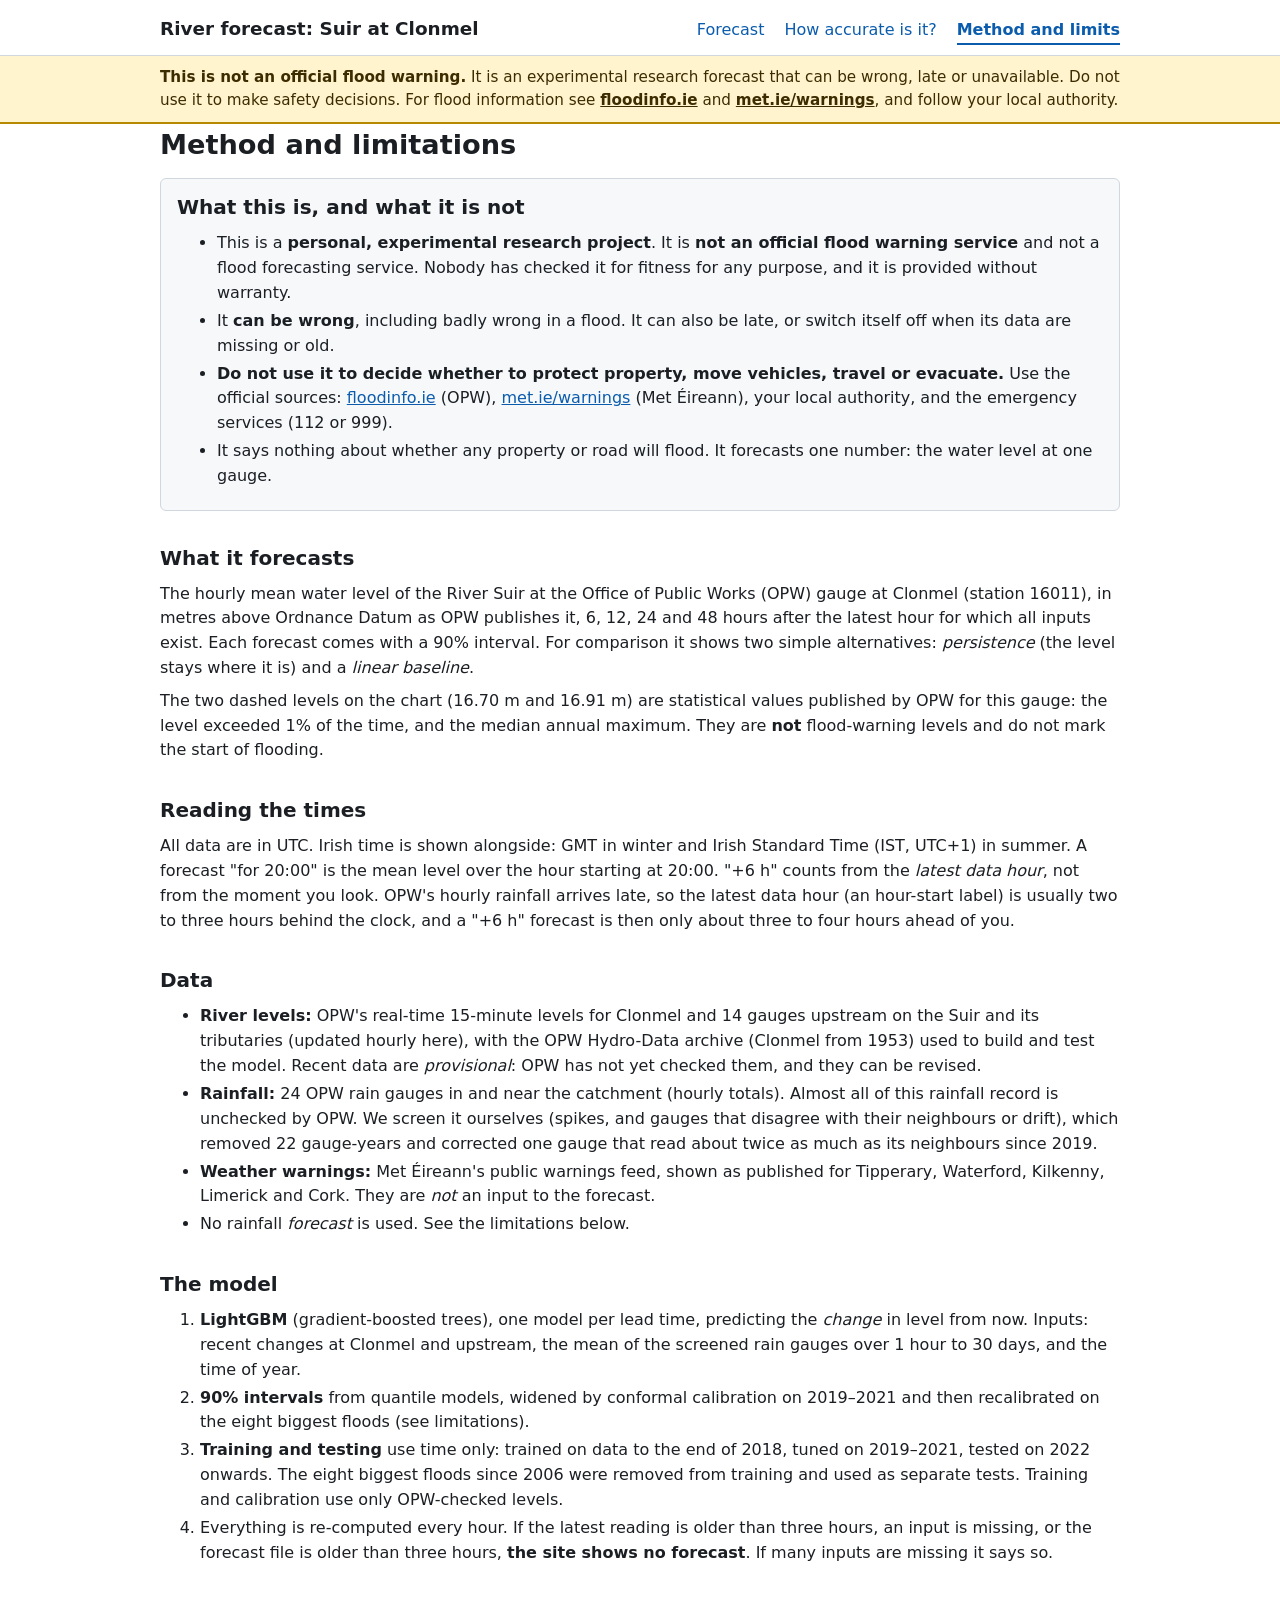
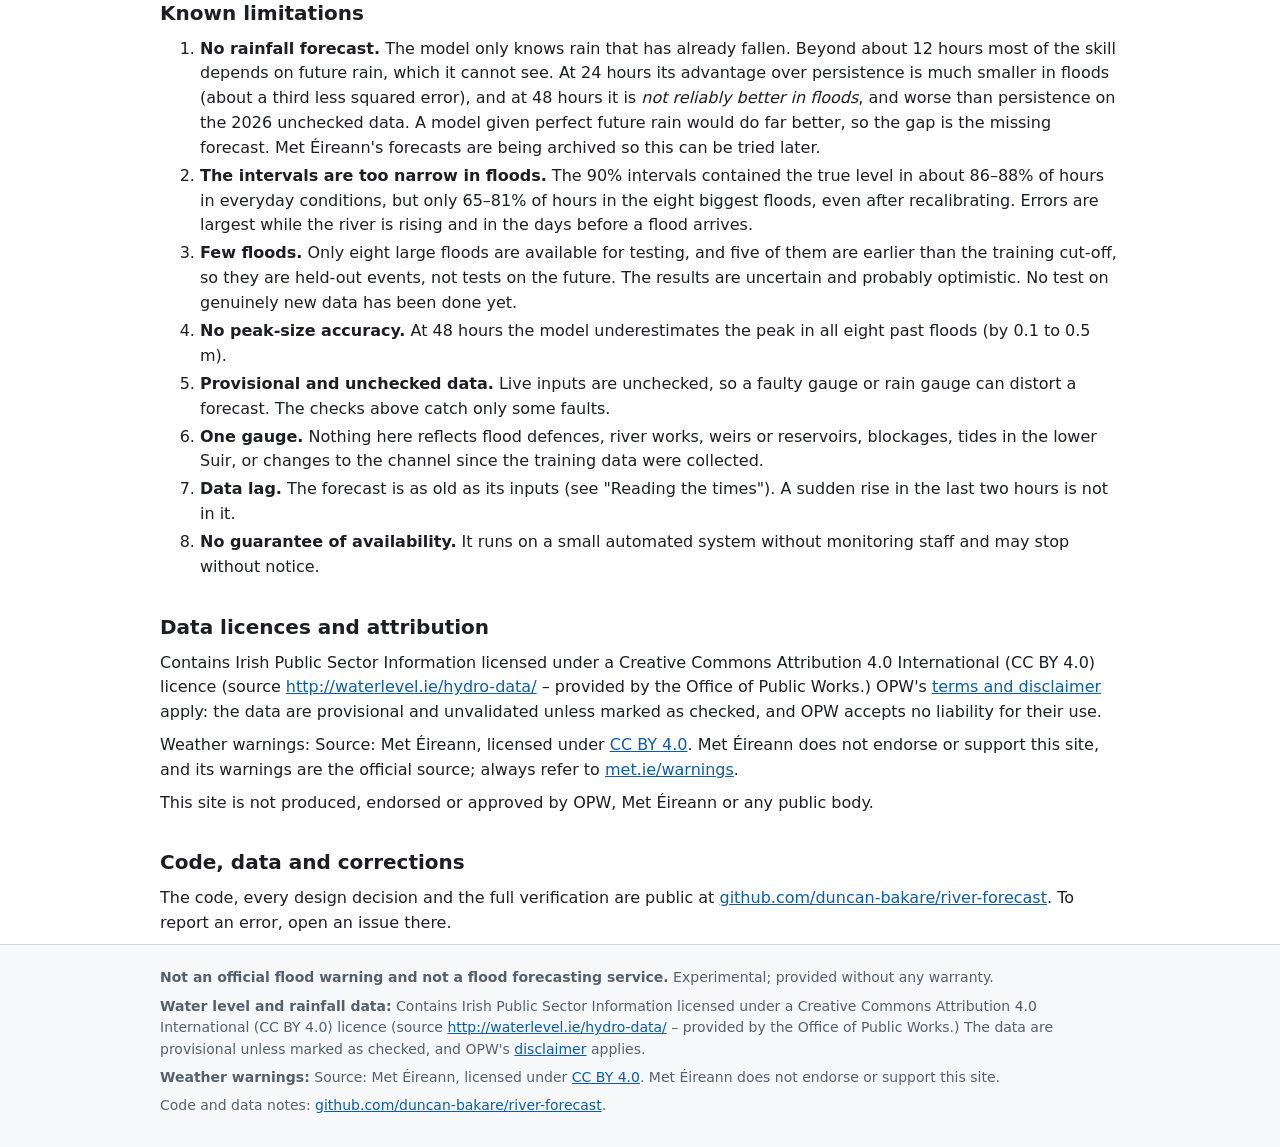
<file: site/method.html>
<!doctype html>
<html lang="en-IE">
<head>
<meta charset="utf-8">
<meta name="viewport" content="width=device-width, initial-scale=1">
<title>Method and limitations</title>
<meta name="description" content="How the experimental Clonmel river level forecast works, where its data come from, and what it cannot do. Not an official flood warning.">
<meta name="robots" content="noindex">
<link rel="icon" href="data:,">
<link rel="stylesheet" href="assets/style.css">
</head>
<body>
<a class="skip" href="#main">Skip to the content</a>
<header class="site">
  <div class="wrap">
    <p class="brand">River forecast: Suir at Clonmel</p>
    <nav aria-label="Main"><ul>
      <li><a href="index.html">Forecast</a></li>
      <li><a href="verification.html">How accurate is it?</a></li>
      <li><a href="method.html" aria-current="page">Method and limits</a></li>
    </ul></nav>
  </div>
</header>
<div class="banner" role="note">
  <div class="wrap"><strong>This is not an official flood warning.</strong> It is an experimental research forecast that can be wrong, late or unavailable. Do not use it to make safety decisions. For flood information see <a href="https://www.floodinfo.ie/">floodinfo.ie</a> and <a href="https://www.met.ie/warnings">met.ie/warnings</a>, and follow your local authority.</div>
</div>

<main id="main" class="wrap">
  <h1>Method and limitations</h1>

  <section class="panel" aria-labelledby="not-h">
    <h2 id="not-h" class="flush">What this is, and what it is not</h2>
    <ul>
      <li>This is a <strong>personal, experimental research project</strong>. It is <strong>not an official flood warning service</strong> and not a flood forecasting service. Nobody has checked it for fitness for any purpose, and it is provided without warranty.</li>
      <li>It <strong>can be wrong</strong>, including badly wrong in a flood. It can also be late, or switch itself off when its data are missing or old.</li>
      <li><strong>Do not use it to decide whether to protect property, move vehicles, travel or evacuate.</strong> Use the official sources: <a href="https://www.floodinfo.ie/">floodinfo.ie</a> (OPW), <a href="https://www.met.ie/warnings">met.ie/warnings</a> (Met Éireann), your local authority, and the emergency services (112 or 999).</li>
      <li>It says nothing about whether any property or road will flood. It forecasts one number: the water level at one gauge.</li>
    </ul>
  </section>

  <section aria-labelledby="what-h">
    <h2 id="what-h">What it forecasts</h2>
    <p>The hourly mean water level of the River Suir at the Office of Public Works (OPW) gauge at Clonmel (station 16011), in metres above Ordnance Datum as OPW publishes it, 6, 12, 24 and 48 hours after the latest hour for which all inputs exist. Each forecast comes with a 90% interval. For comparison it shows two simple alternatives: <em>persistence</em> (the level stays where it is) and a <em>linear baseline</em>.</p>
    <p>The two dashed levels on the chart (16.70 m and 16.91 m) are statistical values published by OPW for this gauge: the level exceeded 1% of the time, and the median annual maximum. They are <strong>not</strong> flood-warning levels and do not mark the start of flooding.</p>
  </section>

  <section aria-labelledby="time-h">
    <h2 id="time-h">Reading the times</h2>
    <p>All data are in UTC. Irish time is shown alongside: GMT in winter and Irish Standard Time (IST, UTC+1) in summer. A forecast "for 20:00" is the mean level over the hour starting at 20:00. "+6 h" counts from the <em>latest data hour</em>, not from the moment you look. OPW's hourly rainfall arrives late, so the latest data hour (an hour-start label) is usually two to three hours behind the clock, and a "+6 h" forecast is then only about three to four hours ahead of you.</p>
  </section>

  <section aria-labelledby="data-h">
    <h2 id="data-h">Data</h2>
    <ul>
      <li><strong>River levels:</strong> OPW's real-time 15-minute levels for Clonmel and 14 gauges upstream on the Suir and its tributaries (updated hourly here), with the OPW Hydro-Data archive (Clonmel from 1953) used to build and test the model. Recent data are <em>provisional</em>: OPW has not yet checked them, and they can be revised.</li>
      <li><strong>Rainfall:</strong> 24 OPW rain gauges in and near the catchment (hourly totals). Almost all of this rainfall record is unchecked by OPW. We screen it ourselves (spikes, and gauges that disagree with their neighbours or drift), which removed 22 gauge-years and corrected one gauge that read about twice as much as its neighbours since 2019.</li>
      <li><strong>Weather warnings:</strong> Met Éireann's public warnings feed, shown as published for Tipperary, Waterford, Kilkenny, Limerick and Cork. They are <em>not</em> an input to the forecast.</li>
      <li>No rainfall <em>forecast</em> is used. See the limitations below.</li>
    </ul>
  </section>

  <section aria-labelledby="model-h">
    <h2 id="model-h">The model</h2>
    <ol>
      <li><strong>LightGBM</strong> (gradient-boosted trees), one model per lead time, predicting the <em>change</em> in level from now. Inputs: recent changes at Clonmel and upstream, the mean of the screened rain gauges over 1 hour to 30 days, and the time of year.</li>
      <li><strong>90% intervals</strong> from quantile models, widened by conformal calibration on 2019–2021 and then recalibrated on the eight biggest floods (see limitations).</li>
      <li><strong>Training and testing</strong> use time only: trained on data to the end of 2018, tuned on 2019–2021, tested on 2022 onwards. The eight biggest floods since 2006 were removed from training and used as separate tests. Training and calibration use only OPW-checked levels.</li>
      <li>Everything is re-computed every hour. If the latest reading is older than three hours, an input is missing, or the forecast file is older than three hours, <strong>the site shows no forecast</strong>. If many inputs are missing it says so.</li>
    </ol>
  </section>

  <section aria-labelledby="lim-h">
    <h2 id="lim-h">Known limitations</h2>
    <ol>
      <li><strong>No rainfall forecast.</strong> The model only knows rain that has already fallen. Beyond about 12 hours most of the skill depends on future rain, which it cannot see. At 24 hours its advantage over persistence is much smaller in floods (about a third less squared error), and at 48 hours it is <em>not reliably better in floods</em>, and worse than persistence on the 2026 unchecked data. A model given perfect future rain would do far better, so the gap is the missing forecast. Met Éireann's forecasts are being archived so this can be tried later.</li>
      <li><strong>The intervals are too narrow in floods.</strong> The 90% intervals contained the true level in about 86–88% of hours in everyday conditions, but only 65–81% of hours in the eight biggest floods, even after recalibrating. Errors are largest while the river is rising and in the days before a flood arrives.</li>
      <li><strong>Few floods.</strong> Only eight large floods are available for testing, and five of them are earlier than the training cut-off, so they are held-out events, not tests on the future. The results are uncertain and probably optimistic. No test on genuinely new data has been done yet.</li>
      <li><strong>No peak-size accuracy.</strong> At 48 hours the model underestimates the peak in all eight past floods (by 0.1 to 0.5 m).</li>
      <li><strong>Provisional and unchecked data.</strong> Live inputs are unchecked, so a faulty gauge or rain gauge can distort a forecast. The checks above catch only some faults.</li>
      <li><strong>One gauge.</strong> Nothing here reflects flood defences, river works, weirs or reservoirs, blockages, tides in the lower Suir, or changes to the channel since the training data were collected.</li>
      <li><strong>Data lag.</strong> The forecast is as old as its inputs (see "Reading the times"). A sudden rise in the last two hours is not in it.</li>
      <li><strong>No guarantee of availability.</strong> It runs on a small automated system without monitoring staff and may stop without notice.</li>
    </ol>
  </section>

  <section aria-labelledby="lic-h">
    <h2 id="lic-h">Data licences and attribution</h2>
    <p>Contains Irish Public Sector Information licensed under a Creative Commons Attribution 4.0 International (CC BY 4.0) licence (source <a href="http://waterlevel.ie/hydro-data/">http://waterlevel.ie/hydro-data/</a> – provided by the Office of Public Works.) OPW's <a href="https://waterlevel.ie/hydro-data/html/disclaimer.html">terms and disclaimer</a> apply: the data are provisional and unvalidated unless marked as checked, and OPW accepts no liability for their use.</p>
    <p>Weather warnings: Source: Met Éireann, licensed under <a href="https://creativecommons.org/licenses/by/4.0/">CC BY 4.0</a>. Met Éireann does not endorse or support this site, and its warnings are the official source; always refer to <a href="https://www.met.ie/warnings">met.ie/warnings</a>.</p>
    <p>This site is not produced, endorsed or approved by OPW, Met Éireann or any public body.</p>
  </section>

  <section aria-labelledby="code-h">
    <h2 id="code-h">Code, data and corrections</h2>
    <p>The code, every design decision and the full verification are public at <a href="https://github.com/duncan-bakare/river-forecast">github.com/duncan-bakare/river-forecast</a>. To report an error, open an issue there.</p>
  </section>
</main>

<footer>
  <div class="wrap">
    <p><strong>Not an official flood warning and not a flood forecasting service.</strong> Experimental; provided without any warranty.</p>
    <p><strong>Water level and rainfall data:</strong> Contains Irish Public Sector Information licensed under a Creative Commons Attribution 4.0 International (CC BY 4.0) licence (source <a href="http://waterlevel.ie/hydro-data/">http://waterlevel.ie/hydro-data/</a> – provided by the Office of Public Works.) The data are provisional unless marked as checked, and OPW's <a href="https://waterlevel.ie/hydro-data/html/disclaimer.html">disclaimer</a> applies.</p>
    <p><strong>Weather warnings:</strong> Source: Met Éireann, licensed under <a href="https://creativecommons.org/licenses/by/4.0/">CC BY 4.0</a>. Met Éireann does not endorse or support this site.</p>
    <p>Code and data notes: <a href="https://github.com/duncan-bakare/river-forecast">github.com/duncan-bakare/river-forecast</a>.</p>
  </div>
</footer>
</body>
</html>
</file>
<file: site/assets/style.css>
/* Design tokens. Change these to restyle the site (no design brief was found in CLAUDE.md, so these are neutral defaults). */
:root {
  --bg: #ffffff;
  --fg: #1b1f24;
  --muted: #55606d;
  --line: #d0d7de;
  --panel: #f6f8fa;
  --accent: #0b5cad;
  --fc: #0b5cad;
  --band: rgba(11, 92, 173, 0.18);
  --lin: #9a5a00;
  --pers: #55606d;
  --thresh: #8a4b08;
  --notice-bg: #fff4ce;
  --notice-fg: #3d2c00;
  --notice-line: #b58900;
  --alert-bg: #eef3f9;
  --alert-fg: #14233a;
  --alert-line: #0b5cad;
  --font: system-ui, -apple-system, "Segoe UI", Roboto, "Helvetica Neue", Arial, sans-serif;
  --radius: 6px;
}

@media (prefers-color-scheme: dark) {
  :root {
    --bg: #0f1419;
    --fg: #e6edf3;
    --muted: #9aa7b4;
    --line: #2d333b;
    --panel: #161b22;
    --accent: #58a6ff;
    --fc: #58a6ff;
    --band: rgba(88, 166, 255, 0.22);
    --lin: #e3a03d;
    --pers: #9aa7b4;
    --thresh: #e3a03d;
    --notice-bg: #3a2e08;
    --notice-fg: #ffe9a8;
    --notice-line: #b58900;
    --alert-bg: #12202f;
    --alert-fg: #dbe9f8;
    --alert-line: #58a6ff;
  }
}

* { box-sizing: border-box; }
html { font-size: 100%; }
body { margin: 0; background: var(--bg); color: var(--fg); font: 1rem/1.55 var(--font); }
a { color: var(--accent); }
a:focus-visible, button:focus-visible, input:focus-visible, [tabindex]:focus-visible { outline: 3px solid var(--accent); outline-offset: 2px; }
.skip { position: absolute; left: -999px; top: 0; background: var(--bg); padding: 0.5rem 1rem; z-index: 10; }
.skip:focus { left: 0; }

.wrap { max-width: 62rem; margin: 0 auto; padding: 0 1rem; }
header.site { border-bottom: 1px solid var(--line); }
header.site .wrap { display: flex; flex-wrap: wrap; align-items: baseline; justify-content: space-between; gap: 0.5rem 1.5rem; padding-top: 0.9rem; padding-bottom: 0.6rem; }
.brand { font-weight: 650; font-size: 1.15rem; margin: 0; }
nav ul { display: flex; flex-wrap: wrap; gap: 0.25rem 1.25rem; list-style: none; margin: 0; padding: 0; }
nav a { text-decoration: none; padding: 0.25rem 0; border-bottom: 2px solid transparent; }
nav a[aria-current="page"] { border-bottom-color: var(--accent); font-weight: 600; }

.banner { background: var(--notice-bg); color: var(--notice-fg); border-bottom: 2px solid var(--notice-line); }
.banner .wrap { padding-top: 0.6rem; padding-bottom: 0.6rem; font-size: 0.95rem; }
.banner a { color: inherit; font-weight: 600; }

main { padding: 1.25rem 0 2.5rem; }
h1 { font-size: 1.7rem; line-height: 1.25; margin: 0.25rem 0 0.25rem; }
h2 { font-size: 1.25rem; margin: 2rem 0 0.5rem; }
h3 { font-size: 1.05rem; margin: 1.25rem 0 0.4rem; }
.lede { color: var(--muted); margin: 0 0 1rem; }
.small, .sub { font-size: 0.875rem; color: var(--muted); }
.sub { display: block; }
p, ul, ol { margin: 0.5rem 0; }
li { margin: 0.2rem 0; }

.notice { border-left: 5px solid; border-radius: var(--radius); padding: 0.7rem 1rem; margin: 1rem 0; }
.notice ul { margin: 0.3rem 0 0; padding-left: 1.2rem; }
.notice-warn { background: var(--notice-bg); color: var(--notice-fg); border-color: var(--notice-line); }
.notice-alert { background: var(--alert-bg); color: var(--alert-fg); border-color: var(--alert-line); }
.panel { background: var(--panel); border: 1px solid var(--line); border-radius: var(--radius); padding: 0.8rem 1rem; margin: 1rem 0; }

dl.facts { display: grid; grid-template-columns: repeat(auto-fit, minmax(15rem, 1fr)); gap: 0.75rem; margin: 1rem 0; }
.fact { background: var(--panel); border: 1px solid var(--line); border-radius: var(--radius); padding: 0.6rem 0.9rem; }
.fact dt { font-size: 0.85rem; color: var(--muted); }
.fact dd { margin: 0.1rem 0 0; font-size: 1.15rem; font-weight: 600; }

.zone { display: flex; gap: 1rem; align-items: center; flex-wrap: wrap; margin: 0.5rem 0; font-size: 0.95rem; }
.zone label { display: inline-flex; gap: 0.35rem; align-items: center; }
.chart-box { border: 1px solid var(--line); border-radius: var(--radius); padding: 0.5rem; background: var(--bg); }
svg.chart { width: 100%; height: auto; display: block; }
svg .grid { stroke: var(--line); stroke-width: 1; }
svg .tick, svg .axis-title, svg .now-label, svg .threshold-label { fill: var(--muted); font: 12px var(--font); }
svg .axis-title { font-size: 12.5px; }
svg .obs { fill: none; stroke: var(--fg); stroke-width: 2.2; }
svg .now { stroke: var(--muted); stroke-width: 1.2; stroke-dasharray: 2 4; }
svg .threshold { stroke: var(--thresh); stroke-width: 1.4; stroke-dasharray: 7 4; }
svg .threshold-label { fill: var(--thresh); }
svg .persistence { stroke: var(--pers); stroke-width: 1.6; stroke-dasharray: 7 4; }
svg .join { fill: none; stroke: var(--fc); stroke-width: 1; stroke-dasharray: 1 4; opacity: 0.8; }
svg .interval { stroke: var(--fc); stroke-width: 2; }
svg .lgbm { fill: var(--fc); stroke: var(--bg); stroke-width: 1.5; }
svg .linear { fill: var(--lin); stroke: var(--bg); stroke-width: 1; }
.legend { display: flex; flex-wrap: wrap; gap: 0.3rem 1.25rem; list-style: none; padding: 0; margin: 0.5rem 0; font-size: 0.9rem; }
.legend li { display: inline-flex; align-items: center; gap: 0.4rem; }
.sw { display: inline-block; width: 1.6rem; height: 0; border-top: 3px solid; }
.sw.obs { border-color: var(--fg); }
.sw.fc { border-color: var(--fc); border-top-style: solid; }
.sw.pers { border-color: var(--pers); border-top-style: dashed; }
.sw.th { border-color: var(--thresh); border-top-style: dashed; }
.dot { display: inline-block; width: 0.8rem; height: 0.8rem; border-radius: 50%; background: var(--fc); }
.dia { display: inline-block; width: 0.7rem; height: 0.7rem; background: var(--lin); transform: rotate(45deg); }

.scroll { overflow-x: auto; border: 1px solid var(--line); border-radius: var(--radius); }
table { border-collapse: collapse; width: 100%; font-size: 0.93rem; }
caption { text-align: left; padding: 0.5rem 0.7rem; font-weight: 600; }
th, td { padding: 0.45rem 0.7rem; border-top: 1px solid var(--line); text-align: left; vertical-align: top; }
thead th { background: var(--panel); border-top: 0; font-weight: 600; white-space: nowrap; }
td.num, th.num { text-align: right; font-variant-numeric: tabular-nums; }
td.num { white-space: nowrap; }
td.num .tag { white-space: normal; display: block; margin: 0.15rem 0 0 auto; max-width: 11rem; }
.strong { font-weight: 650; }
tbody tr.group th { background: var(--panel); font-weight: 650; }
.tag { display: inline-block; font-size: 0.78rem; border-radius: 3px; padding: 0 0.35rem; margin-left: 0.3rem; border: 1px solid var(--notice-line); background: var(--notice-bg); color: var(--notice-fg); white-space: normal; text-align: left; line-height: 1.3; }
.tag.worse { font-weight: 650; border-width: 2px; }

footer { border-top: 1px solid var(--line); background: var(--panel); font-size: 0.875rem; color: var(--muted); }
footer .wrap { padding-top: 1rem; padding-bottom: 1.5rem; }
footer p { margin: 0.4rem 0; }
ul.warnings { padding-left: 1.1rem; }
.cols { display: grid; gap: 1rem; grid-template-columns: repeat(auto-fit, minmax(18rem, 1fr)); }

@media (max-width: 40rem) {
  h1 { font-size: 1.4rem; }
  main { padding-top: 0.75rem; }
}
@media (prefers-reduced-motion: reduce) { * { scroll-behavior: auto !important; } }

.flush { margin-top: 0; }

/* Narrow screens: scroll sideways rather than squeeze the chart and tables until they are unreadable. */
.chart-box { overflow-x: auto; }
.scroll > table { min-width: 46rem; }
.scroll > table.wide { min-width: 40rem; }
@media (max-width: 40rem) { svg.chart { min-width: 40rem; } }
tr.note td { border-top: 0; padding-top: 0; font-size: 0.875rem; color: var(--muted); }
</file>
